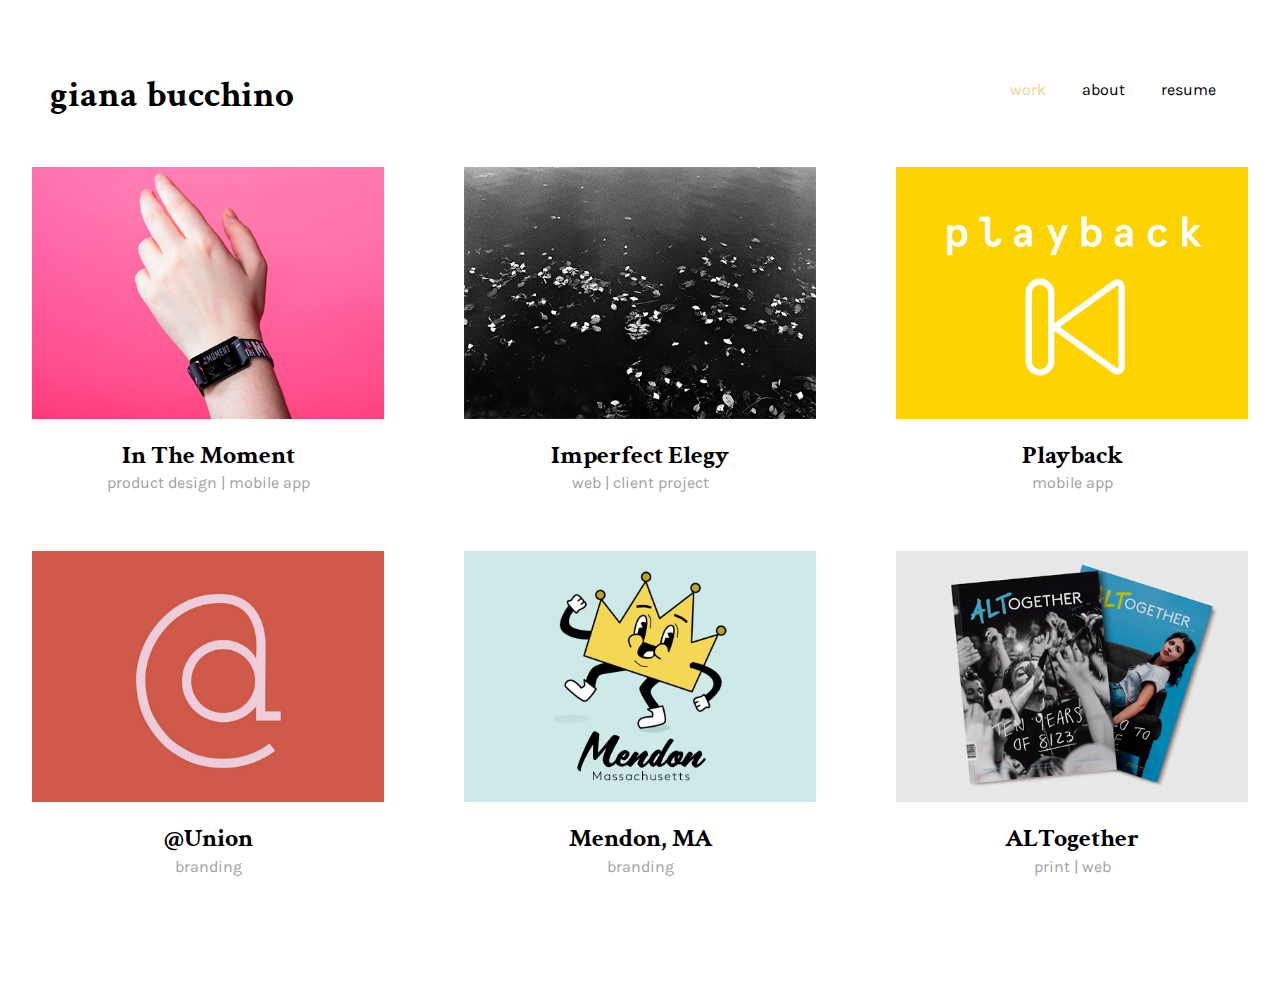
<file: index.html>
<html>
    <head>
        <meta name="description" content="Giana Bucchino's Portfolio">
        <meta name="author" content="Giana Bucchino">
        <title>Giana Bucchino | Portfolio</title>
        <link href="style.css" type="text/css" rel="stylesheet">
        <link href="https://fonts.googleapis.com/css?family=Muli|Roboto+Mono|Volkhov" rel="stylesheet"> 
        <link href="https://fonts.googleapis.com/css?family=Crimson+Text:700|Karla" rel="stylesheet">
        <meta name="viewport" content="width=device-width, initial-scale=1">
        <link rel="icon" type="image/png" href="Images/Favicon-03.png" />
    </head>

    <body>
        <div id="pagetitle">
            <h1><a class="pagetitle" href="index.html">giana bucchino</a></h1>    
        </div>
        <div id="nav">
            <ul id="navbar">
                <li class="link">
                    <a class="nav active" href="index.html">work</a>
                </li>
                <li class="link">
                    <a class="nav inactive" href="About/about.html">about</a>
                </li>
                <li>
                    <a class="nav inactive" href="Resume/gbucchino_resume.pdf" target="_blank">resume</a>
                </li>
            </ul>
        </div>

        <div id="projects-container">
            <div id="project">
                <a class="project-link" href="Work/IntheMoment/inthemoment.html">
                    <div class="container">
                        <img class="work" src="Images/inthemoment.jpg">
                        <div class="project-title">
                            <div class="project-description">
                                <h2>In The Moment</h2>
                                <p>product design | mobile app</p>
                            </div>
                        </div>
                    </div>
                </a>
            </div>


            <div id="project">
                <a class="project-link" href="Work/ImperfectElegy/imperfectelegy.html">
                    <div class="container">
                        <img class="work" src="Images/imperfectelegy.jpg">
                        <div class="project-title">
                            <div class="project-description">
                                <h2>Imperfect Elegy</h2>
                                <p>web | client project</p>
                            </div>
                        </div>
                    </div>
                </a>
            </div>

            <div id="project">
                <a class="project-link" href="Work/Playback/playback.html">
                    <div class="container">
                        <img class="work" src="Images/playback.jpg">
                        <div class="project-title">
                            <div class="project-description">
                                <h2>Playback</h2>
                                <p>mobile app</p>
                            </div>
                        </div>
                    </div>
                </a>
            </div>

            <div id="project">
                <a class="project-link" href="Work/Union/union.html">
                    <div class="container">
                        <img class="work" src="Images/union.jpg">
                        <div class="project-title">
                            <div class="project-description">
                                <h2>@Union</h2>
                                <p>branding</p>
                            </div>
                        </div>
                    </div>
                </a>
            </div>

            <div id="project">
                <a class="project-link" href="Work/Mendon/mendon.html">
                    <div class="container">
                        <img class="work" src="Images/mendon.jpg">
                        <div class="project-title">
                            <div class="project-description">
                                <h2>Mendon, MA</h2>
                                <p>branding</p>
                            </div>
                        </div>
                    </div>
                </a>
            </div>

            <div id="project">
                <a class="project-link" href="Work/ALTogether/altogether.html">
                    <div class="container">
                        <img class="work" src="Images/altogether.jpg">
                        <div class="project-title">
                            <div class="project-description">
                                <h2>ALTogether</h2>
                                <p>print | web</p>
                            </div>
                        </div>
                    </div>
                </a>
            </div>
        </div>

    </body>
</html>
</file>
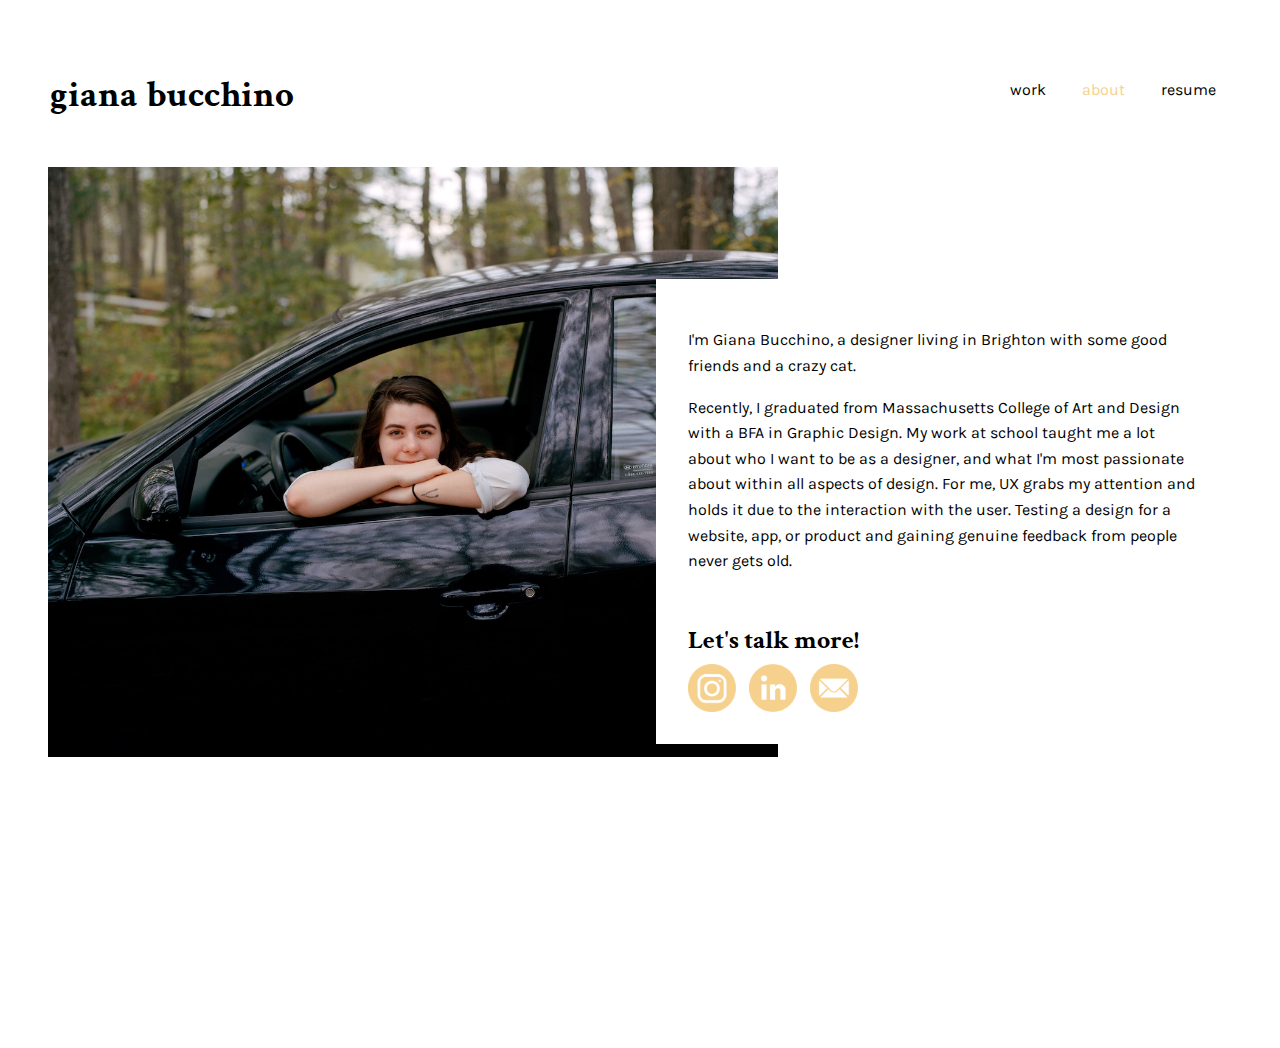
<file: About/about.html>
<html>
    <head>
        <meta name="description" content="Giana Bucchino's Portfolio">
        <meta name="author" content="Giana Bucchino">
        <title>Giana Bucchino | Portfolio</title>
        <link href="../style.css" type="text/css" rel="stylesheet">
        <link href="https://fonts.googleapis.com/css?family=Roboto|Roboto+Mono" rel="stylesheet">
        <link href="https://fonts.googleapis.com/css?family=Crimson+Text:700|Karla" rel="stylesheet">
        <meta name="viewport" content="width=device-width, initial-scale=1">
        <link rel="icon" type="image/png" href="../Images/Favicon-03.png" />
    </head>

    <body>
        <div id="pagetitle">
            <h1><a href="../index.html">giana bucchino</a></h1>    
        </div>
        <div id="nav">
            <ul id="navbar">
                <li class="link">
                    <a class="nav inactive" href="../index.html">work</a>
                </li>
                <li class="link">
                    <a class="nav active" href="about.html">about</a>
                </li>
                <li>
                    <a class="nav inactive" href="../Resume/gbucchino_resume.pdf" target="_blank">resume</a>
                </li>
            </ul>
        </div>

            <div id="biophoto">
                <img class="me" src="photo_bio.JPG">
            </div>

            <div id="about">
                <p class="bio">I'm Giana Bucchino, a designer living in Brighton with some good friends and a crazy cat.</p>
                <p class="bio">
                Recently, I graduated from Massachusetts College of Art and Design with a BFA in Graphic Design. My work at school taught me a lot about who I want to be as a designer, and what I'm most passionate about within all aspects of design. For me, UX grabs my attention and holds it due to the interaction with the user. Testing a design for a website, app, or product and gaining genuine feedback from people never gets old.
                </p>
                <h2 id="talk">Let's talk more!</h2>
                <div id="socials"><a class="socials" id="instagram" href="https://www.instagram.com/ggianaa/" target="_blank"><img class="social" src="instagram.png"></a><a class="socials" id="linkedin" href="https://www.linkedin.com/in/glbucchino/" target="_blank"><img class="social" src="linkedin.png"></a><a class="socials" id="email" href="mailto:glbucchino@gmail.com" target="_blank"><img class="social" src="email.png"></a></div>
        </div>
    </body>
</html>
</file>
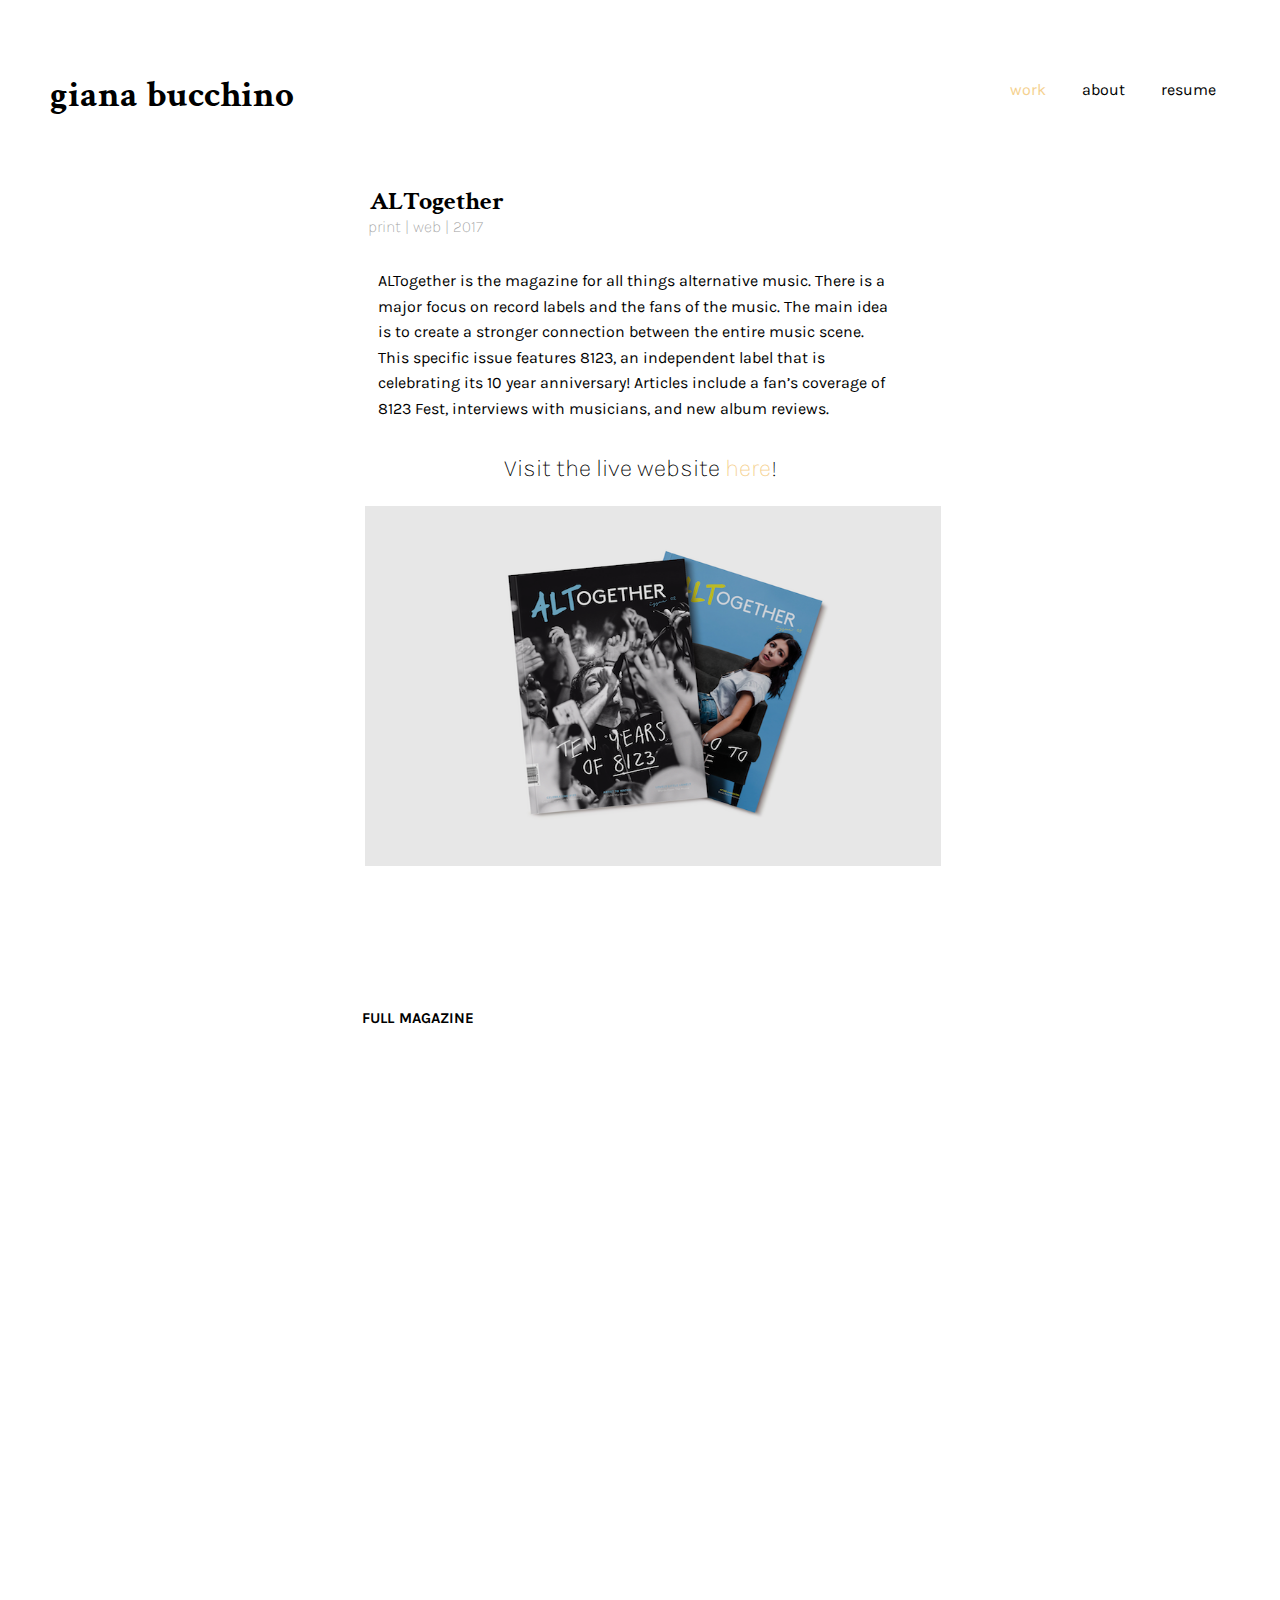
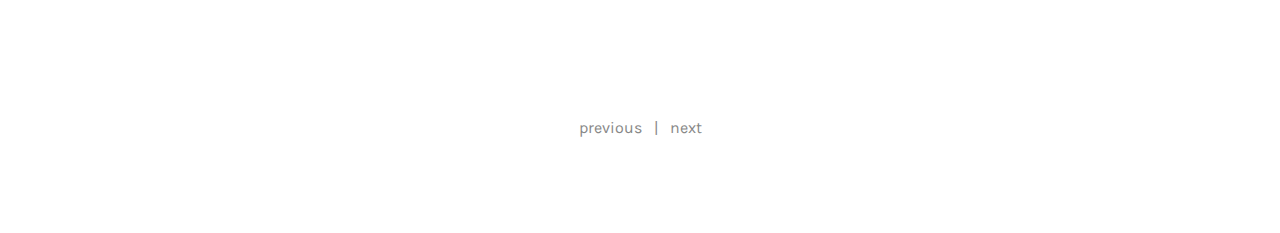
<file: Work/ALTogether/altogether.html>
<html>
    <html>
    <head>
        <meta name="description" content="Giana Bucchino's Portfolio">
        <meta name="author" content="Giana Bucchino">
        <title>Giana Bucchino | Portfolio</title>
        <link href="../../style.css" type="text/css" rel="stylesheet">
        <link href="../../style_projectcontent.css" type="text/css" rel="stylesheet">
        <link href="https://fonts.googleapis.com/css?family=Roboto|Roboto+Mono" rel="stylesheet">
        <link href="https://fonts.googleapis.com/css?family=Crimson+Text:700|Karla" rel="stylesheet">
        <meta name="viewport" content="width=device-width, initial-scale=1">
        <link rel="icon" type="image/png" href="../../Images/Favicon-03.png" />
    </head>

    <body>
        <div id="pagetitle">
            <h1><a href="../../index.html">giana bucchino</a></h1>    
        </div>
        <div id="nav">
            <ul id="navbar">
                <li class="link">
                    <a class="nav active" href="../../index.html">work</a>
                </li>
                <li class="link">
                    <a class="nav inactive" href="../../About/about.html">about</a>
                </li>
                <li>
                    <a class="nav inactive" href="../../Resume/gbucchino_resume.pdf" target="_blank">resume</a>
                </li>
            </ul>
        </div>
        
        <div id="project-content">
        <h3>ALTogether</h3>
        <h4>print | web | 2017</h4>
            <p class="bio descriptions">ALTogether is the magazine for all things alternative music. There is a major focus on record labels and the fans of the music. The main idea is to create a stronger connection between the entire music scene. This specific issue features 8123, an independent label that is celebrating its 10 year anniversary! Articles include a fan’s coverage of 8123 Fest, interviews with musicians, and new album reviews.</p>
            <h4 class="visit">Visit the live website <a class="visit" href="http://altogether.webflow.io" target="_blank">here</a>!</h4>
            <img src="Images/covers.png">
            <h5>full magazine</h5>
            <iframe style="width:100%; height:600px;" src="//e.issuu.com/embed.html#27056673/63975541" frameborder="0" allowfullscreen></iframe>
            <div id="project-buttons"><a class="project-buttons" href="../Mendon/mendon.html">previous</a> | <a class="project-buttons" href="../IntheMoment/inthemoment.html">next</a></div>
        </div>
    </body>
</html>
</file>
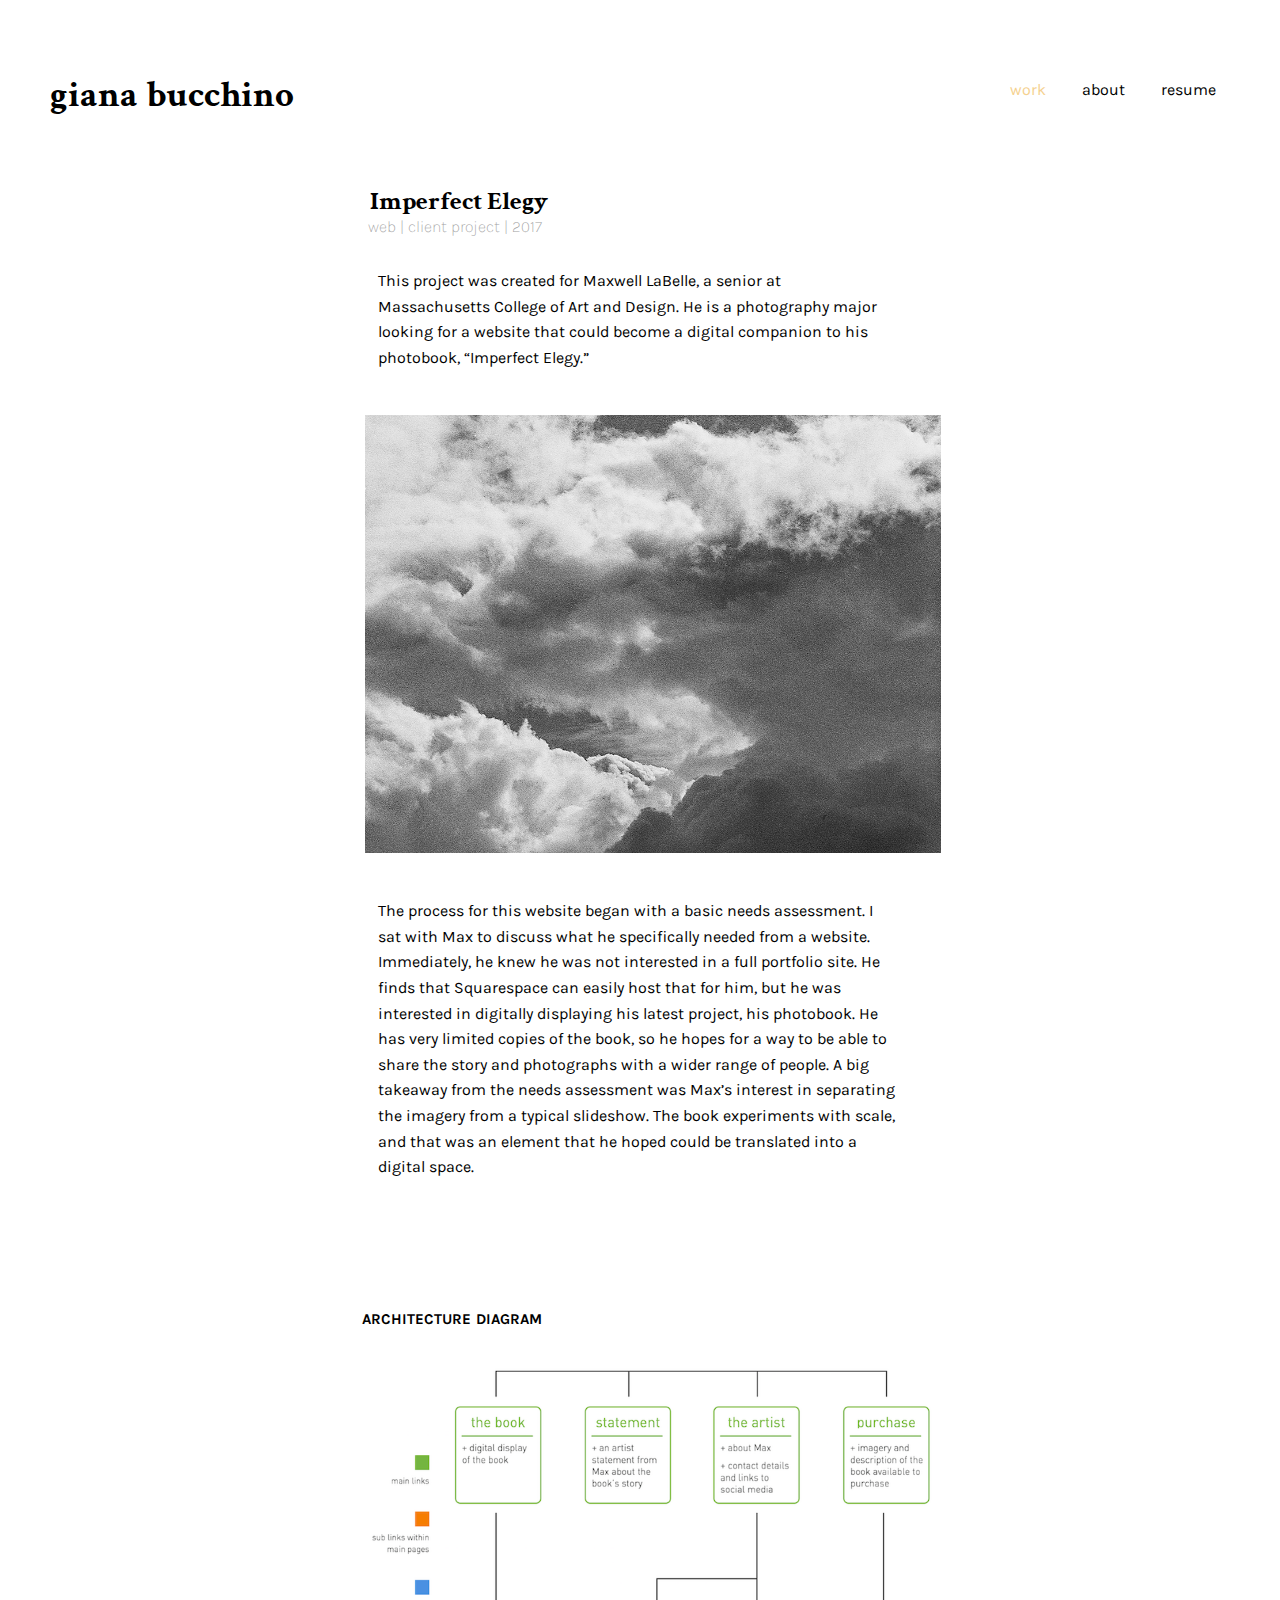
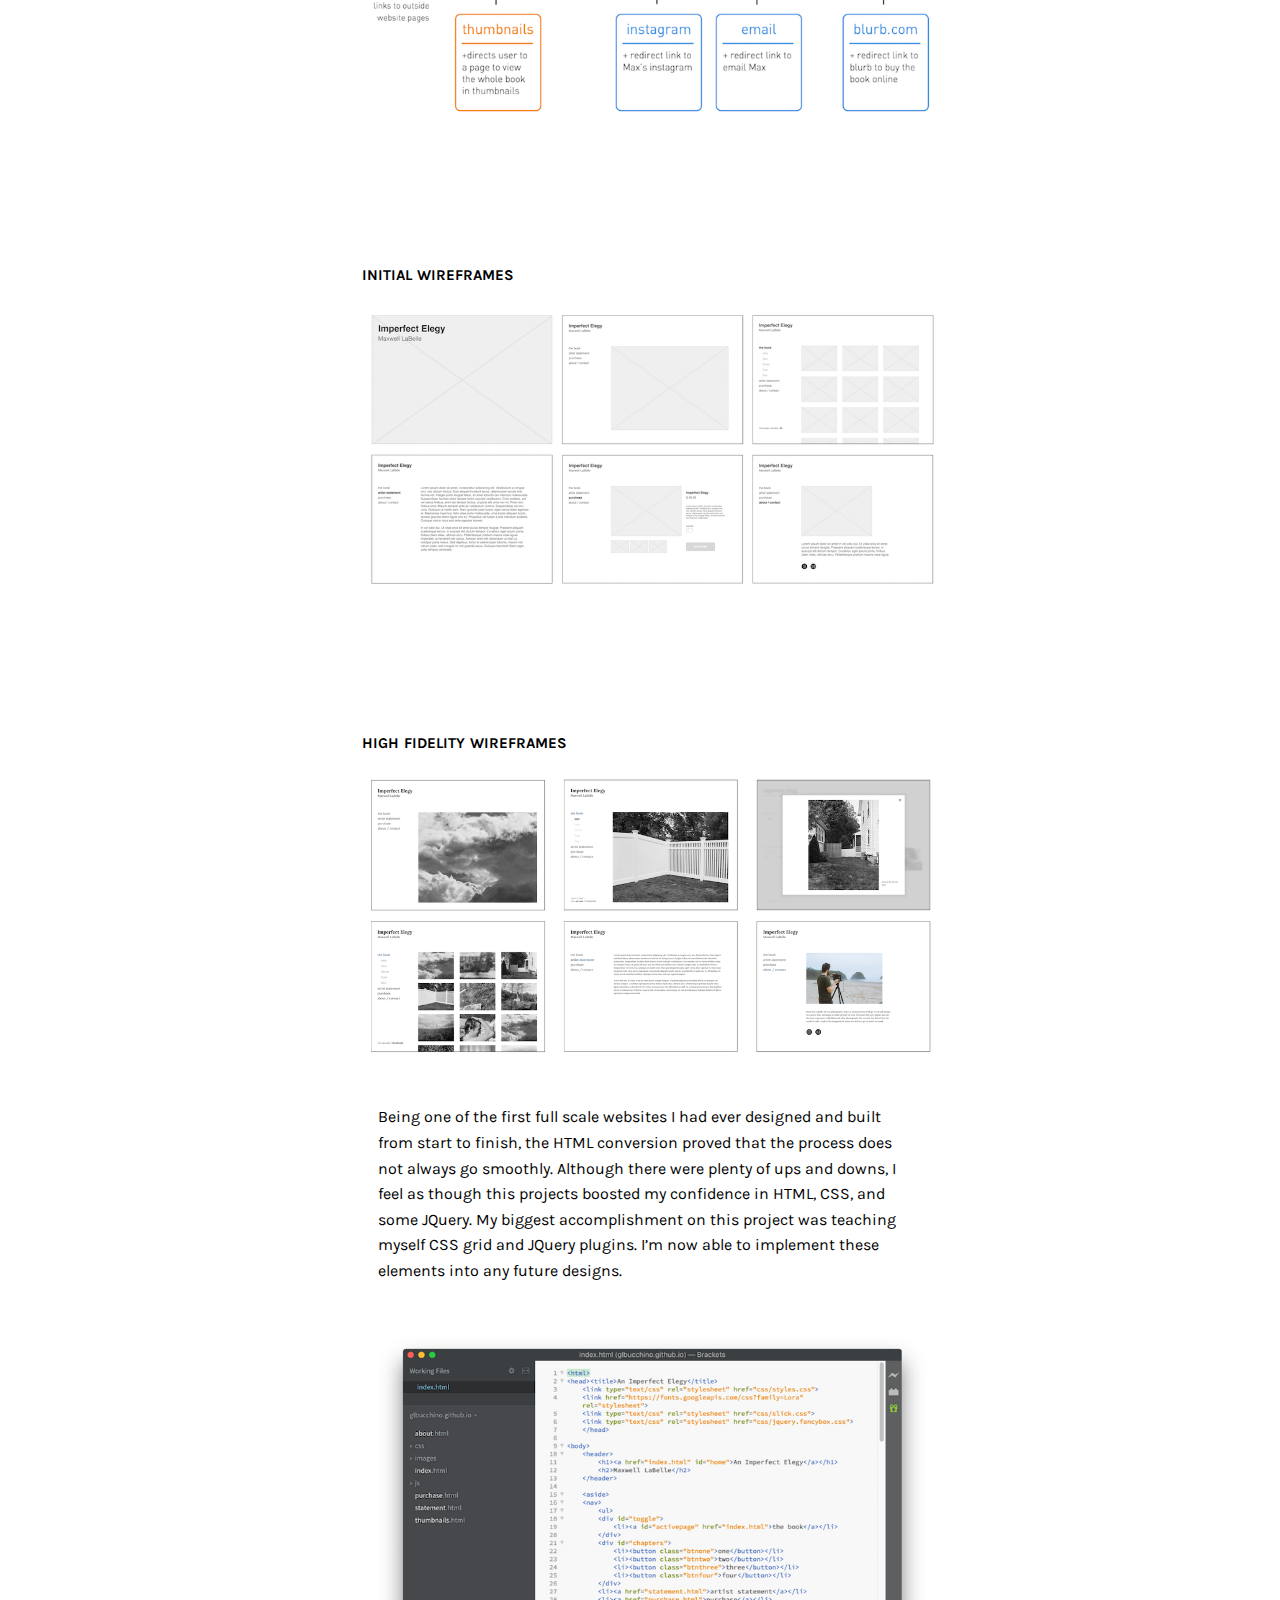
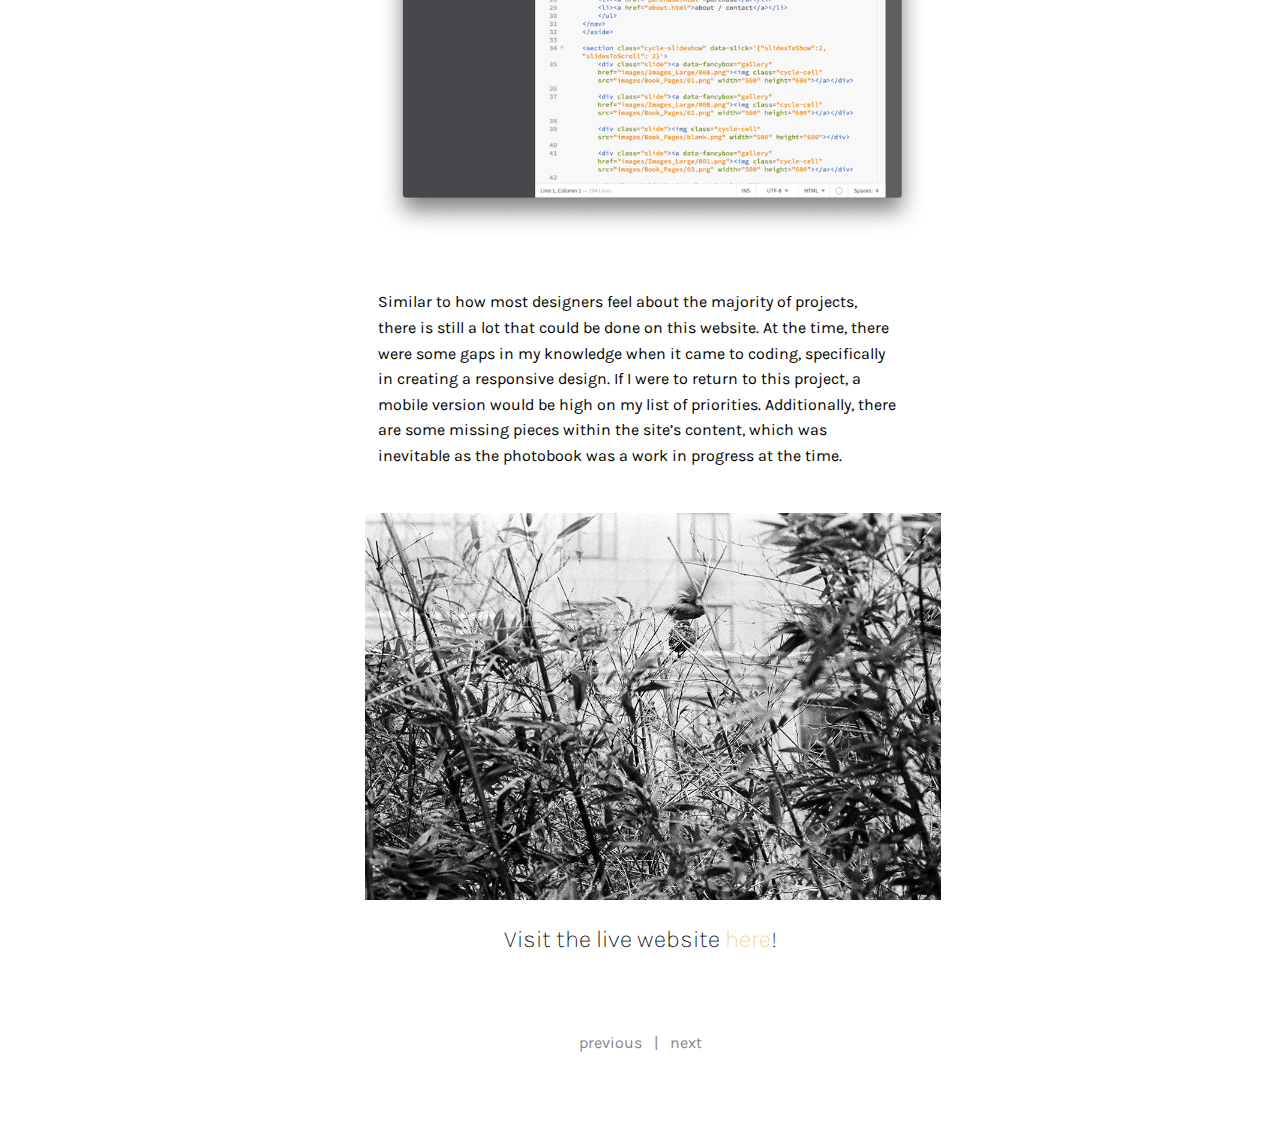
<file: Work/ImperfectElegy/imperfectelegy.html>
<html>
    <html>
    <head>
        <meta name="description" content="Giana Bucchino's Portfolio">
        <meta name="author" content="Giana Bucchino">
        <title>Giana Bucchino | Portfolio</title>
        <link href="../../style.css" type="text/css" rel="stylesheet">
        <link href="../../style_projectcontent.css" type="text/css" rel="stylesheet">
        <link href="https://fonts.googleapis.com/css?family=Roboto|Roboto+Mono" rel="stylesheet">
        <link href="https://fonts.googleapis.com/css?family=Crimson+Text:700|Karla" rel="stylesheet">
        <meta name="viewport" content="width=device-width, initial-scale=1">
        <link rel="icon" type="image/png" href="../../Images/Favicon-03.png" />
    </head>

    <body>
        <div id="pagetitle">
            <h1><a href="../../index.html">giana bucchino</a></h1>   
        </div>
        <div id="nav">
            <ul id="navbar">
                <li class="link">
                    <a class="nav active" href="../../index.html">work</a>
                </li>
                <li class="link">
                    <a class="nav inactive" href="../../About/about.html">about</a>
                </li>
                <li>
                    <a class="nav inactive" href="../../Resume/gbucchino_resume.pdf" target="_blank">resume</a>
                </li>
            </ul>
        </div>
        
        <div id="project-content">
        <h3>Imperfect Elegy</h3>
        <h4>web | client project | 2017</h4>
            <p class="bio descriptions">This project was created for Maxwell LaBelle, a senior at Massachusetts College of Art and Design. He is a photography major looking for a website that could become a digital companion to his photobook, “Imperfect Elegy.”</p>
            <img src="Images/clouds.png">
            <p class="bio descriptions">The process for this website began with a basic needs assessment. I sat with Max to discuss what he specifically needed from a website. Immediately, he knew he was not interested in a full portfolio site. He finds that Squarespace can easily host that for him, but he was interested in digitally displaying his latest project, his photobook. He has very limited copies of the book, so he hopes for a way to be able to share the story and photographs with a wider range of people. A big takeaway from the needs assessment was Max’s interest in separating the imagery from a typical slideshow. The book experiments with scale, and that was an element that he hoped could be translated into a digital space.</p>
            <h5>architecture diagram</h5>
            <img src="Images/architecturediagram.png">
            <h5>initial wireframes</h5>
            <img src="Images/initial.png">
            <h5>high fidelity wireframes</h5>
            <img src="Images/hireswireframes.png">
            <p class="bio descriptions">Being one of the first full scale websites I had ever designed and built from start to finish, the HTML conversion proved that the process does not always go smoothly. Although there were plenty of ups and downs, I feel as though this projects boosted my confidence in HTML, CSS, and some JQuery. My biggest accomplishment on this project was teaching myself CSS grid and JQuery plugins. I’m now able to implement these elements into any future designs.</p>
            <img src="Images/conversion.png">
            <p class="bio descriptions">Similar to how most designers feel about the majority of projects, there is still a lot that could be done on this website. At the time, there were some gaps in my knowledge when it came to coding, specifically in creating a responsive design. If I were to return to this project, a mobile version would be high on my list of priorities. Additionally, there are some missing pieces within the site’s content, which was inevitable as the photobook was a work in progress at the time. </p>
            <img src="Images/birbs.png">
            <h4 class="visit">Visit the live website <a class="visit" href="https://glbucchino.github.io/imperfectelegy" target="_blank">here</a>!</h4>
            <div id="project-buttons"><a class="project-buttons" href="../IntheMoment/inthemoment.html">previous</a> | <a class="project-buttons" href="../Playback/playback.html">next</a></div>
        </div>
    </body>
</html>
</file>
<file: style.css>
/* Basic CSS */
body {
    font-family: 'Karla', sans-serif;
    display: grid;
    grid-template-columns: repeat(4, 25%); 
    grid-template-rows: repeat(4, auto);
    margin: 2em auto;
    padding: 2em;
}

#pagetitle {
    grid-column: 1 / 3;
    grid-row: 1 / 2;
    padding-left: 1em;
    margin-top: 0.4em;
    font-size: 1.15em;
}

#nav {
    grid-column: 3 / 5;
    grid-row: 1 / 2;
    line-height: 1.25em;
}

#projects-container {
    grid-column: 1 / 5;
    grid-row: 2 / 4;
    margin: 1em 0;
    display: grid;
    grid-column-gap: 5em;
    grid-template-columns: repeat(auto-fit, minmax(300px, 1fr));
}

.container {
    width: 100%;
    margin: 2em auto;
}

h1 {
    font-family: 'Crimson Text', serif;
    padding: 0 2em 0 0;
    margin: 0;
    float: left;
    color: #f5d18f;
}

h2 {
    font-family: 'Crimson Text', serif;
    text-align: center;
    line-height: 0.2em;
    padding-top: .5em;
    font-size: 1.6em;
}

p {
    text-align: center;
    font-size: 1em;
    line-height: 0.5em;
    color: #a1a1a1;
    width: 100%;
}

ul {
    list-style: none;
    padding: 0 2em 0 0;
    float: right;
}

li {
    display: inline;
    padding-left: 2em;
}

a {
    text-decoration: none;
    color: #000000;
}

a:hover {
    color: #f5d18f;
}

a:checked {
    color: #000000;
}

a.active {
    color: #f5d18f;
}

/* About */

img {
    align-content: center;
    width: 100%;
    padding: 0 auto;
}

#about {
    grid-column: 3 / 5;
    grid-row: 2 / 3;
    margin: 10em 1em;
    margin-bottom: 15em;
    background: #FFFFFF;
    padding: 2em;
}

.bio {
    line-height: 1.6em;
    text-align: left;
    color: #000000;
    margin-right: 5em;
}

#biophoto {
    width: 80%;
    height: auto;
    grid-column: 1 / 4;
    grid-row: 2 / 3;
    margin: 3em 1em;
}

#talk {
    text-align: left;
    margin-top: 2em;
}

#socials {
    display: inline-block;
}

.social {
    height: 3em;
    width: 3em;
    margin-right: 0.8em;
}

.socials:hover {
    opacity: 0.5;
    border-bottom: 0px;
}

a.socials:active {
    border-bottom: 0px;
}


/* Project Content */

h3 {
    line-height: 0.6em;
}

#project-content {
    grid-row: 2;
    grid-column: 1 / 5;
    margin: 0 20em;
}

.doubleimage {
    width: 47%;
}

/* Media Queries */

@media screen and (min-width: 1500px) {
    #projects-container {
        grid-template-columns: repeat(3, 1fr);
    }
    
    #about {
    grid-column: 3 / 5;
    grid-row: 2 / 3;
    margin: 10em 1em;
    margin-bottom: 20em;
    background: #FFFFFF;
    padding: 2em;
    }
    
    #biophoto{
        width: 70%;
        margin-left: 10em;
        padding-top: 3em;
    }
}

@media screen and (min-width: 1700px){
        #biophoto{
        width: 60%;
        margin-left: 10em;
        padding-top: 3em;
    }
}

@media screen and (max-width: 900px) {
    #biophoto {
        width: auto;
        grid-column: 1 / 5;
        grid-row: 2 / 3;
        margin-bottom: 1em;
    }
    
    #about {
        width: auto;
        grid-column: 1 / 5;
        grid-row: 3 / 4;
        margin-top: 0;
        margin-bottom: 2em;
    }
    
    .bio {
        margin-right: 0;
    }
}

@media screen and (max-width: 1195px) {
    #project-content {
        grid-column: 1 / 5;
        margin:0 12em;
    }

@media screen and (max-width: 1020px) {
    #projects-container {
        grid-template-columns: 1fr;
    }
    
    #project-content {
        grid-column: 1 / 5;
        margin:0 8em;
    }
}
    
@media screen and (max-width: 900px) {
    #project-content {
        grid-column: 1 / 5;
        margin: 0 5em;
    }
    
    #pagetitle {
        line-height: 2.3em;
    }
    
    #about {
        margin: 0 3em;
    }
}

@media screen and (max-width: 615px) {
    #nav {
        grid-column: 4 / 5;
    }
    
    #project-content {
        grid-column: 1 / 5;
        margin: 0 1em;
    }
    
    h3 {
      line-height: 4em;  
    }
    
    #about {
        margin: 0;
    }
}
    
@media screen and (max-width: 450px) {
    body {
        padding: 1em;
    }
    
    #project-content {
        margin: 0;
    }  
    
    .work {
        width: 100%;
    }
    
    img {
        width: 90%;
        margin: 0 auto;
    }
    
    #about {
        margin: 0;
        padding: 1em;
    }
    
    #biophoto {
        width: 100%;
        margin: 3em 1em;
    }
}
</file>
<file: style_projectcontent.css>
img {
    margin: 0.8em;
}

.doubleimage {
    margin: 0.5em 0.55em
}

.descriptions {
    margin: 2em 1em;
}

#project-buttons {
    margin: 5em auto 2em auto;
    text-align: center;
    color: #878787;
}

.project-buttons {
    color: #878787;
    padding-left: 0.5em;
    padding-right: 0.5em;
}

p {
    padding-left: 10px;
    padding-right: 10px;
    width: 90%;
}

h3 {
    font-family: 'Crimson Text', serif;
    font-size: 1.6em;
    font-weight: 700;
    margin: 3em 0.5em 0.1em 0.7em;
    line-height: 0.5em;
/*    color: #f5d18f;*/
}

h4 {
    margin: 0.5em 1em;
    font-weight: 100;
    color: #a1a1a1;
}

h5 {
    font-size: 1.3em;
    margin: 6em 0.5em 0.5em 0.5em;
    font-variant: small-caps;
}

.visit {
    font-size: 1.5em;
    text-align: center;
    color: #000000;
}

a.visit {
    font-size: 1em;
    color: #f5d18f;
}

a.visit:hover {
    text-decoration: underline;
}

@media screen and (max-width: 615px) {
    h3 {
      line-height: 1em;  
    }
    
    h4 {
        line-height: 0.5em;
    }
    
    .descriptions {
        margin: 2em 1em; 
    }
    
    p {
    padding-left: 10px;
    padding-right: 10px;
    width: 80%;
}
}
</file>
